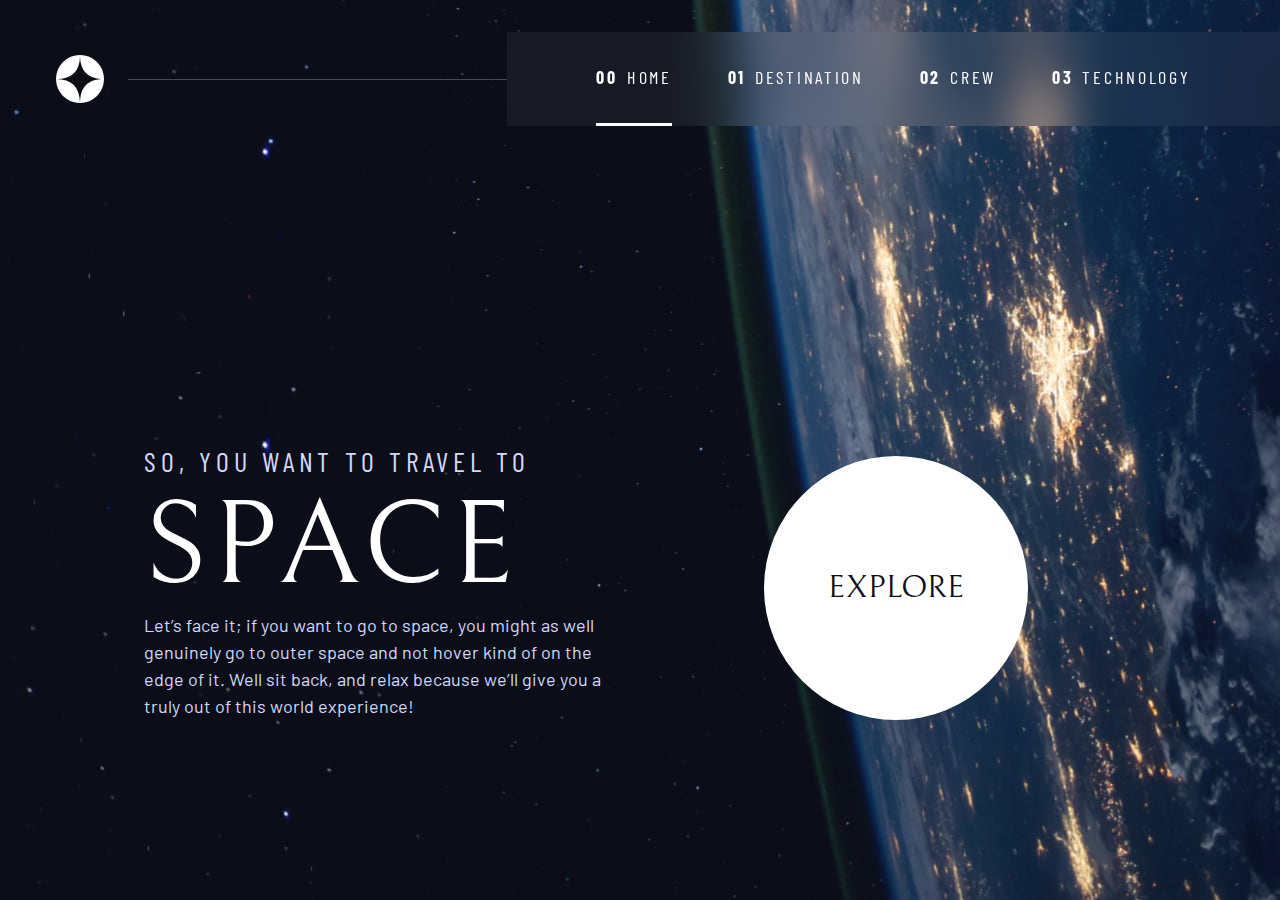
<file: index.html>
<!DOCTYPE html>
<html lang="en">

<head>
  <meta charset="UTF-8">
  <meta name="viewport" content="width=device-width, initial-scale=1.0">
  <title>Frontend Mentor | Space tourism website</title>

  <link rel="icon" type="image/png" sizes="32x32" href="./assets/favicon-32x32.png">

  <!-- Google fonts -->
  <link rel="preconnect" href="https://fonts.googleapis.com">
  <link rel="preconnect" href="https://fonts.gstatic.com" crossorigin>
  <link
    href="https://fonts.googleapis.com/css2?family=Barlow+Condensed:wght@400;700&family=Bellefair&family=Barlow:wght@400;700&display=swap"
    rel="stylesheet">
  <link rel="stylesheet" href="index.css">
  <script type="module" src="index.js" defer></script>
  <script type="module" src="tabs.js" defer></script>
</head>

<body class="home">
  <a class="skip-to-content" href="#main">Skip to content</a>
  <header class="primary-header flex">
    <div>
      <img src="assets/shared/logo.svg" alt="space tourism logo" class="logo">
    </div>
    <button class="mobile-nav-toggle" aria-controls="primary-navigation"><span class="sr-only"
      aria-expanded="false">Menu</span></button>
  <nav>
    <ul id="primary-navigation" data-visible="false" class="primary-navigation underline-indicators flex">
      <li class="active"><a class="ff-sans-cond uppercase text-white letter-spacing-2" href="index.html"><span
            aria-hidden="true">00</span>Home</a>
      <li><a class="ff-sans-cond uppercase text-white letter-spacing-2" href="destination.html"><span
            aria-hidden="true">01</span>Destination</a>
      <li><a class="ff-sans-cond uppercase text-white letter-spacing-2" href="crew.html"><span
            aria-hidden="true">02</span>Crew</a>
      <li><a class="ff-sans-cond uppercase text-white letter-spacing-2" href="technology.html"><span
            aria-hidden="true">03</span>Technology</a>
    </ul>
  </nav>
  </header>
  <main id="main" class="grid-container grid-container--home">
    <div>
      <h1 class="uppercase fs-500 ff-sans-cond text-accent letter-spacing-1">So, you want to travel to
        <span class="fs-900 ff-serif text-white d-block">Space</span>
      </h1>
      <p class="ff-sans-normal text-accent">Let’s face it; if you want to go to space, you might as well genuinely go to
        outer space and not hover kind of on the edge of it. Well sit back, and relax
        because we’ll give you a truly out of this world experience!</p>
    </div>
    <div>
      <a href="destination.html" class="large-button uppercase ff-serif text-dark bg-white">Explore</a>
    </div>
  </main>
</body>

</html>
</file>
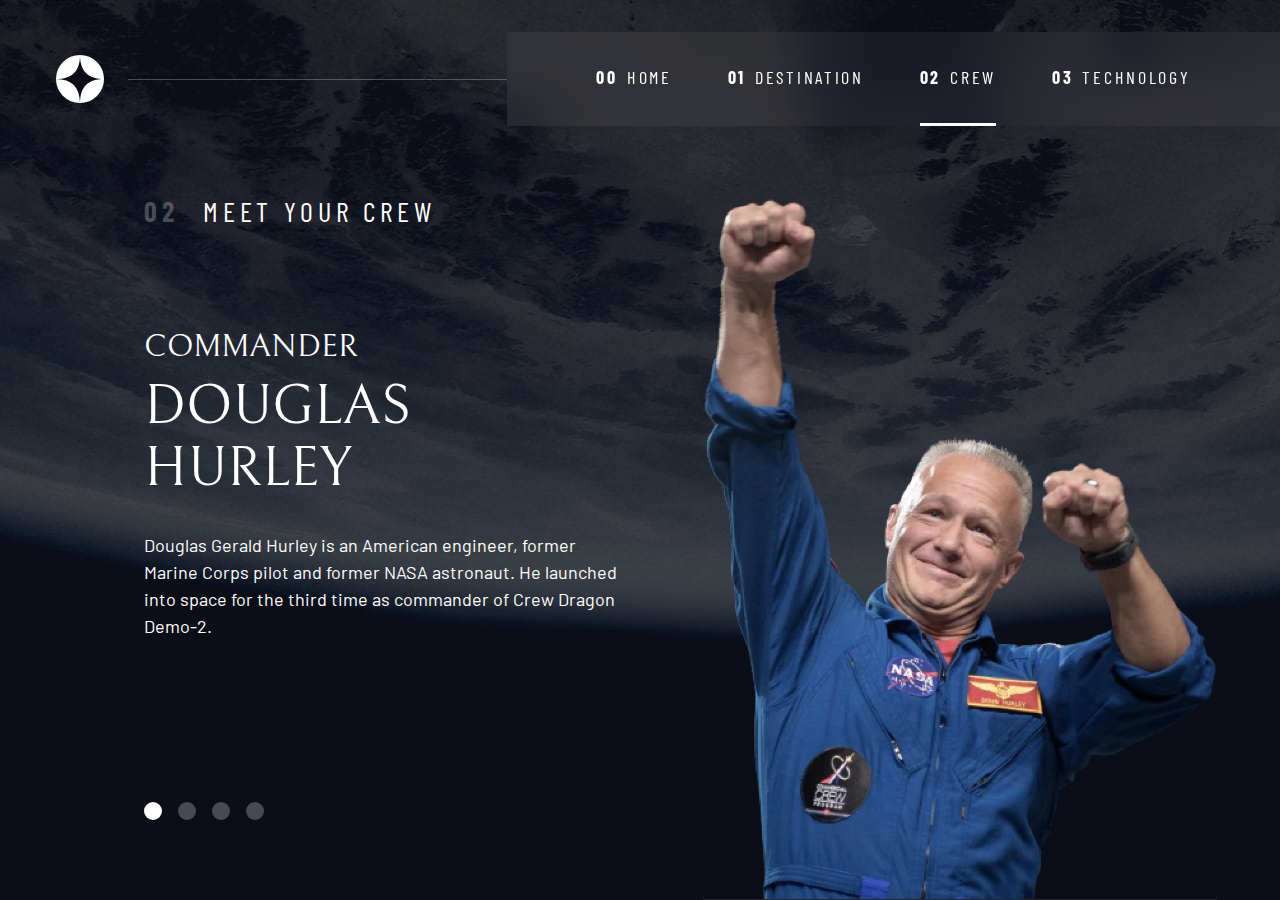
<file: crew.html>
<!DOCTYPE html>
<html lang="en">

<head>
  <meta charset="UTF-8">
  <meta name="viewport" content="width=device-width, initial-scale=1.0">

  <link rel="icon" type="image/png" sizes="32x32" href="./assets/favicon-32x32.png">
  <!-- Google fonts -->
  <link rel="preconnect" href="https://fonts.googleapis.com">
  <link rel="preconnect" href="https://fonts.gstatic.com" crossorigin>
  <link
    href="https://fonts.googleapis.com/css2?family=Barlow+Condensed:wght@400;700&family=Bellefair&family=Barlow:wght@400;700&display=swap"
    rel="stylesheet">

  <!-- Our custom CSS -->
  <link rel="stylesheet" href="index.css">
  <title>Frontend Mentor | Space tourism website</title>

  <script type="module" src="index.js" defer></script>
</head>

<body class="crew">
  <a class="skip-to-content" href="#main">Skip to content</a>
  <header class="primary-header flex">
    <div>
      <img src="./assets/shared/logo.svg" alt="space tourism logo" class="logo">
    </div>
    <button class="mobile-nav-toggle" aria-controls="primary-navigation"><span class="sr-only"
        aria-expanded="false">Menu</span></button>
    <nav>
      <ul id="primary-navigation" data-visible="false" class="primary-navigation underline-indicators flex">
        <li><a class="ff-sans-cond uppercase text-white letter-spacing-2" href="index.html"><span
              aria-hidden="true">00</span>Home</a>
        <li><a class="ff-sans-cond uppercase text-white letter-spacing-2" href="destination.html"><span
              aria-hidden="true">01</span>Destination</a>
        <li class="active"><a class="ff-sans-cond uppercase text-white letter-spacing-2" href="crew.html"><span
              aria-hidden="true">02</span>Crew</a>
        <li><a class="ff-sans-cond uppercase text-white letter-spacing-2" href="technology.html"><span
              aria-hidden="true">03</span>Technology</a>
      </ul>
    </nav>
  </header>

  <main id="main" class="grid-container grid-container--crew flow">
    <h1 class="numbered-title"><span aria-hidden="true">02</span> Meet your crew</h1>
    <div class="dot-indicators flex">
      <button aria-selected="true"><span class="sr-only">The commander</span></button>
      <button aria-selected="false"><span class="sr-only">The mission specialist</span></button>
      <button aria-selected="false"><span class="sr-only">The pilot</span></button>
      <button aria-selected="false"><span class="sr-only">The flight engineer</span></button>
    </div>
    <article class="crew-details flow">
      <header class="flow flow--space-small">
        <h2 class="fs-600 ff-serif uppercase">Commander</h2>
        <p class="fs-700 uppercase ff-serif">Douglas Hurley</p>
      </header>
      <p>Douglas Gerald Hurley is an American engineer, former Marine Corps pilot
        and former NASA astronaut. He launched into space for the third time as
        commander of Crew Dragon Demo-2.</p>
    </article>
    <picture>
      <source srcset="assets/crew/image-douglas-hurley.webp" type="image/webp">
      <img src="assets/crew/image-douglas-hurley.png" alt="Douglas Hurley">
    </picture>
    <picture style="display: none;">
      <source srcset="assets/crew/image-mark-shuttleworth.webp" type="image/webp">
      <img src="assets/crew/image-mark-shuttleworth.png" alt="Mark Shuttleworth">
    </picture>
    <picture style="display: none;">
      <source srcset="assets/crew/image-victor-glover.webp" type="image/webp">
      <img src="assets/crew/image-victor-glover.png" alt="Victor Glover">
    </picture>
    <picture style="display: none;">
      <source srcset="assets/crew/image-anousheh-ansari.webp" type="image/webp">
      <img src="assets/crew/image-anousheh-ansari.png" alt="Anousheh Ansari">
    </picture>
  </main>
</body>

</html>
</file>
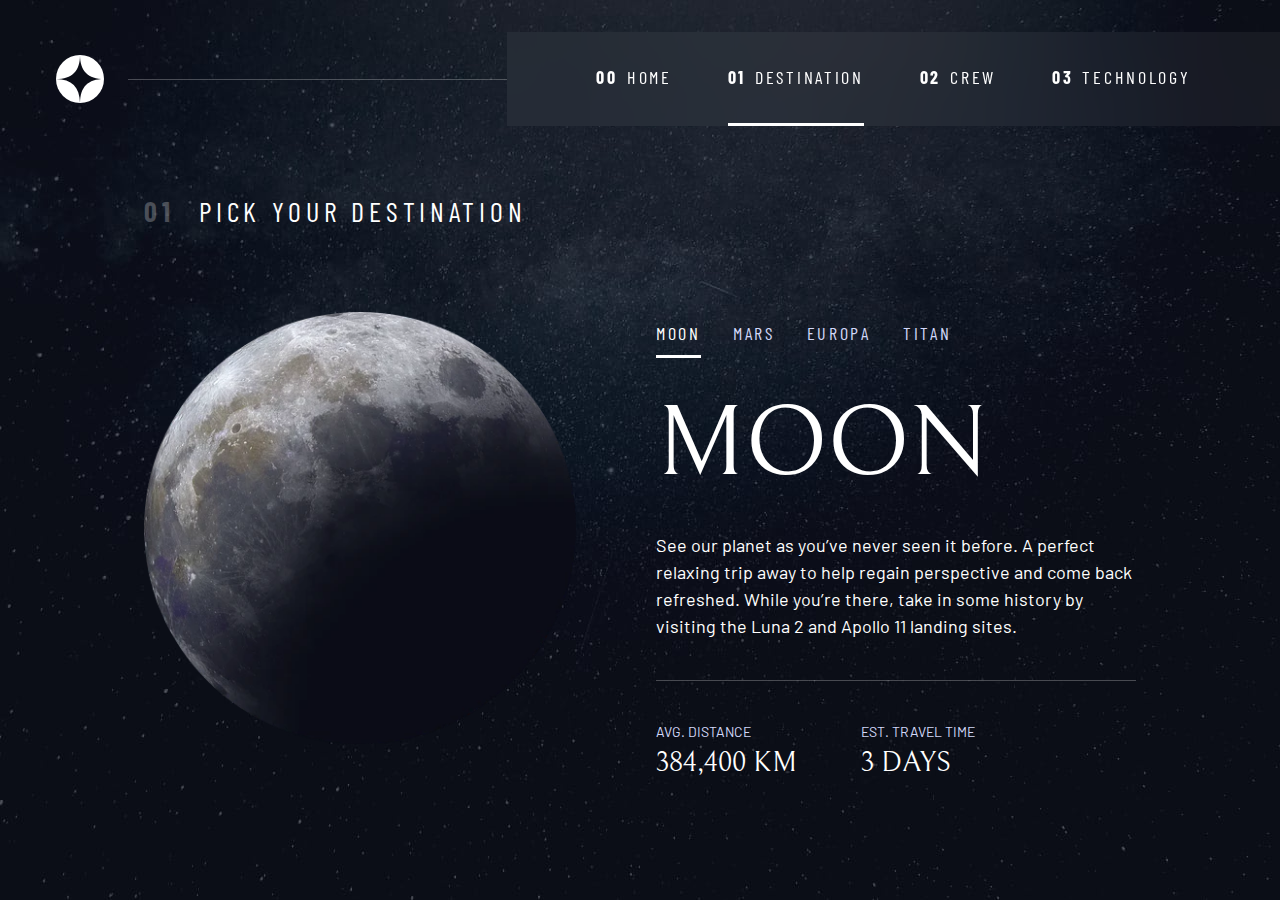
<file: destination.html>
<!DOCTYPE html>
<html lang="en">

<head>
  <meta charset="UTF-8">
  <meta name="viewport" content="width=device-width, initial-scale=1.0">
  <title>Frontend Mentor | Space tourism website</title>

  <link rel="icon" type="image/png" sizes="32x32" href="./assets/favicon-32x32.png">

  <!-- Google fonts -->
  <link rel="preconnect" href="https://fonts.googleapis.com">
  <link rel="preconnect" href="https://fonts.gstatic.com" crossorigin>
  <link
    href="https://fonts.googleapis.com/css2?family=Barlow+Condensed:wght@400;700&family=Bellefair&family=Barlow:wght@400;700&display=swap"
    rel="stylesheet">
  <link rel="stylesheet" href="index.css">
  <script type="module" src="index.js" defer></script>
  <script type="module" src="tabs.js" defer></script>
</head>

<body class="destination">
  <a class="skip-to-content" href="#main">Skip to content</a>
  <header class="primary-header flex">
    <div>
      <img src="assets/shared/logo.svg" alt="space tourism logo" class="logo">
    </div>
    <nav>
      <button class="mobile-nav-toggle" aria-controls="primary-navigation"><span class="sr-only"
          aria-expanded="false">Menu</span></button>
      <ul id="primary-navigation" data-visible="false" class="primary-navigation underline-indicators flex">
        <li><a class="ff-sans-cond uppercase text-white letter-spacing-2" href="index.html"><span
              aria-hidden="true">00</span>Home</a>
        <li class="active"><a class="ff-sans-cond uppercase text-white letter-spacing-2" href="destination.html"><span
              aria-hidden="true">01</span>Destination</a>
        <li><a class="ff-sans-cond uppercase text-white letter-spacing-2" href="crew.html"><span
              aria-hidden="true">02</span>Crew</a>
        <li><a class="ff-sans-cond uppercase text-white letter-spacing-2" href="technology.html"><span
              aria-hidden="true">03</span>Technology</a>
      </ul>
    </nav>
  </header>
  <main id="main" class="grid-container grid-container--destination flow">
    <h1 class="numbered-title"><span aria-hidden="true">01</span> Pick your destination</h1>
    <picture class="destination-image moon">
      <source srcset="assets/destination/image-moon.webp" type="image/webp">
      <img src="assets/destination/image-moon.png" alt="the moon">
    </picture>
    <picture class="destination-image mars" style="display: none;">
      <source srcset="assets/destination/image-mars.webp" type="image/webp">
      <img src="assets/destination/image-mars.png" alt="the planet mars">
    </picture>
    <picture class="destination-image europa" style="display: none;">
      <source srcset="assets/destination/image-europa.webp" type="image/webp">
      <img src="assets/destination/image-europa.png" alt="the planet europa">
    </picture>
    <picture class="destination-image titan" style="display: none;">
      <source srcset="assets/destination/image-titan.webp" type="image/webp">
      <img src="assets/destination/image-titan.png" alt="the moon titan">
    </picture>
    <div class="tab-list underline-indicators flex" role="tablist" >
      <button aria-selected="true" aria-controls="moon-tab" role="tab" tabindex="0"class="uppercase ff-sans-cond text-accent letter-spacing-2">Moon</button>
      <button aria-selected="false" aria-controls="mars-tab" role="tab" tabindex="-1"class="uppercase ff-sans-cond text-accent letter-spacing-2">Mars</button>
      <button aria-selected="false" aria-controls="europa-tab" role="tab" tabindex="-1"class="uppercase ff-sans-cond text-accent letter-spacing-2">Europa</button>
      <button aria-selected="false" aria-controls="titan-tab" role="tab" tabindex="-1"class="uppercase ff-sans-cond text-accent letter-spacing-2">Titan</button>
    </div>
    <article class="destination-info flow">
      <h2 class="fs-800 uppercase ff-serif">Moon</h2>
      <p>See our planet as you’ve never seen it before. A perfect relaxing trip away to help
        regain perspective and come back refreshed. While you’re there, take in some history
        by visiting the Luna 2 and Apollo 11 landing sites.</p>
      <div class="flex destination-meta">
        <div>
          <h3 class="text-accent fs-200 uppercase">Avg. distance</h3>
          <p class="fs-500 ff-serif uppercase destination--distance">384,400 km</p>
        </div>
        <div>
          <h3 class="text-accent fs-200 uppercase">Est. travel time</h3>
          <p class="fs-500 ff-serif uppercase destination--time">3 days</p>
        </div>
      </div>
    </article>
  </main>
</body>

</html>
</file>
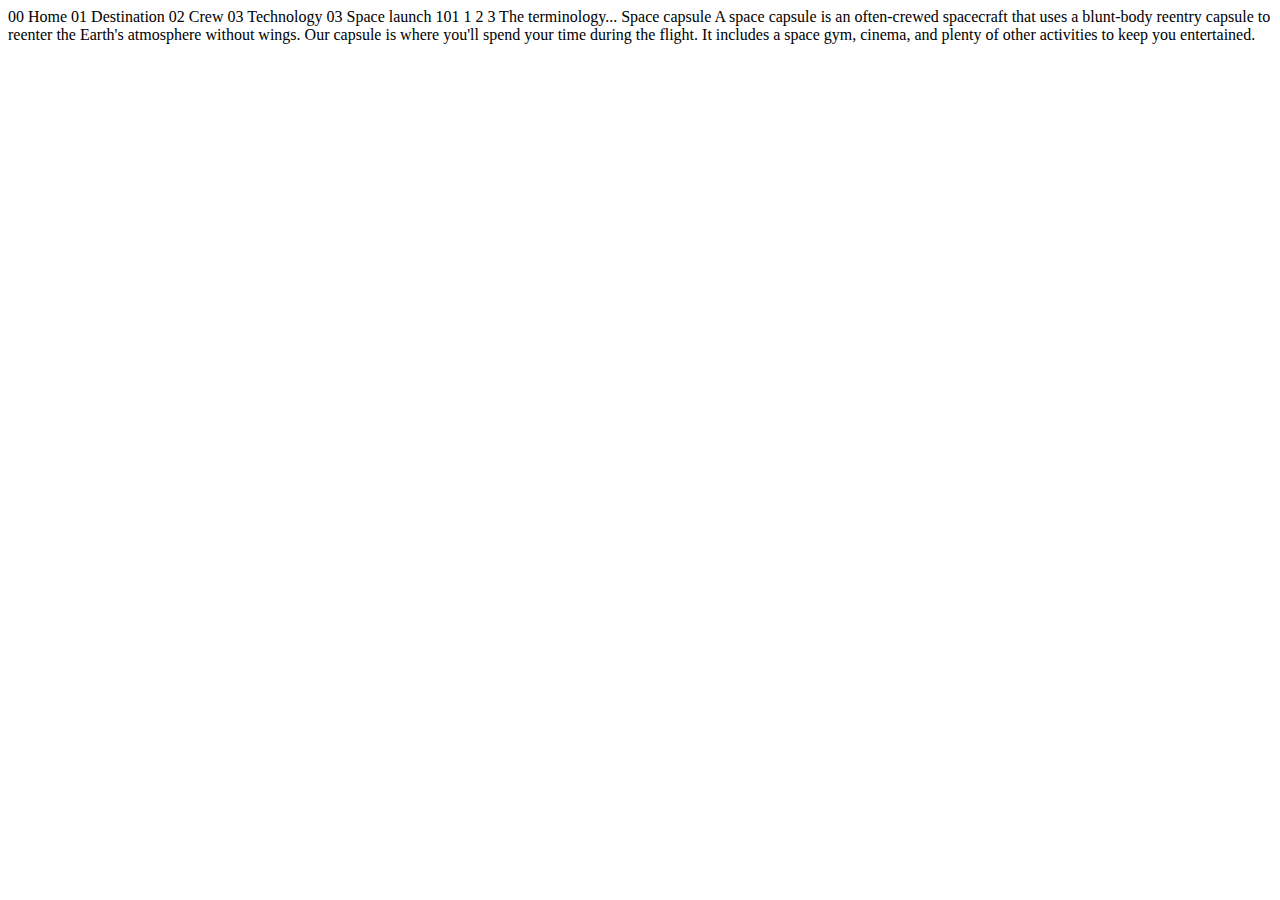
<file: technology-capsule.html>
<!DOCTYPE html>
<html lang="en">
<head>
  <meta charset="UTF-8">
  <meta name="viewport" content="width=device-width, initial-scale=1.0">

  <link rel="icon" type="image/png" sizes="32x32" href="./assets/favicon-32x32.png">
  
  <title>Frontend Mentor | Space tourism website</title>
</head>
<body>

  00 Home
  01 Destination
  02 Crew
  03 Technology

  03 Space launch 101

  1
  2
  3

  The terminology...
  Space capsule

  A space capsule is an often-crewed spacecraft that uses a blunt-body reentry 
  capsule to reenter the Earth's atmosphere without wings. Our capsule is where 
  you'll spend your time during the flight. It includes a space gym, cinema, 
  and plenty of other activities to keep you entertained.
</body>
</html>
</file>
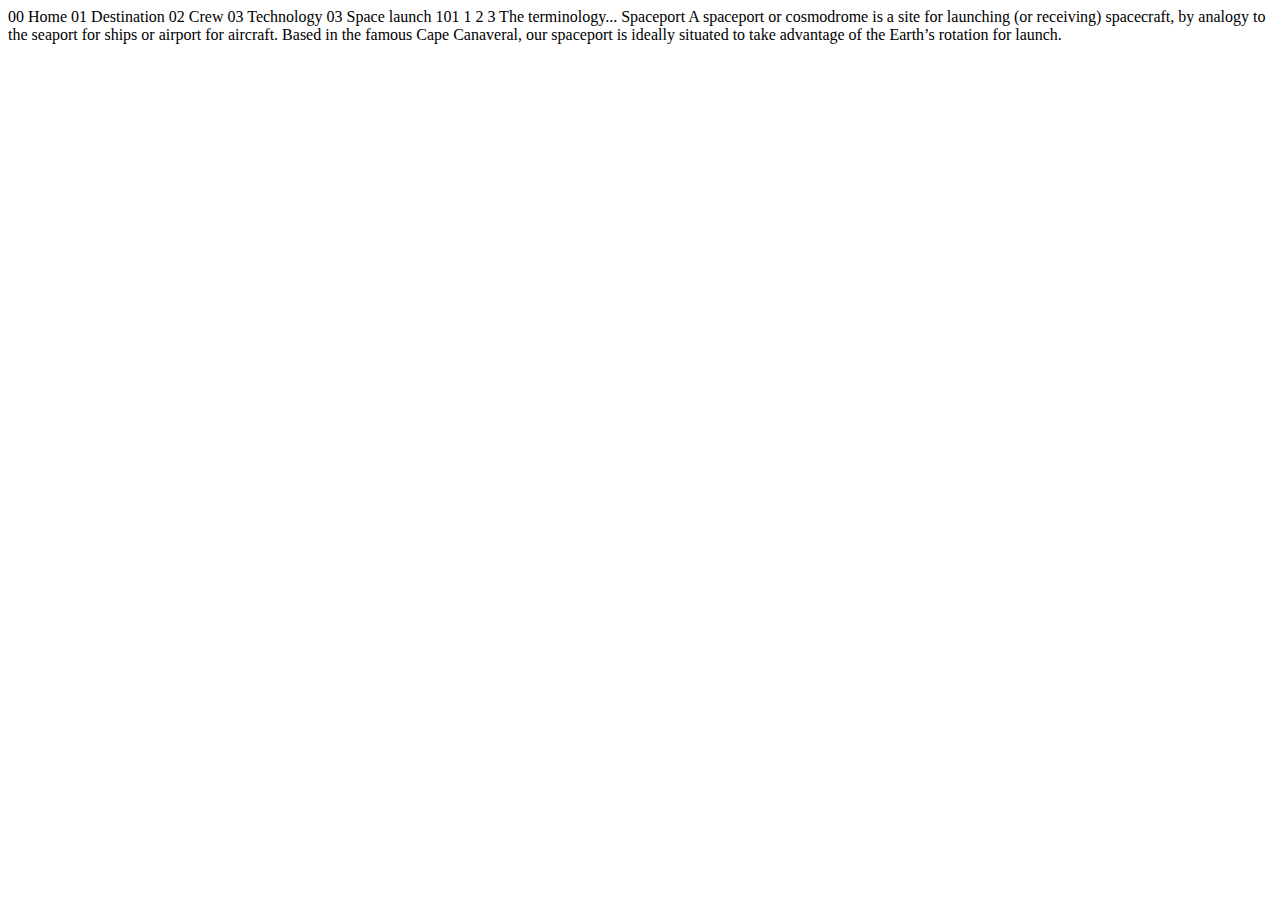
<file: technology-spaceport.html>
<!DOCTYPE html>
<html lang="en">
<head>
  <meta charset="UTF-8">
  <meta name="viewport" content="width=device-width, initial-scale=1.0">

  <link rel="icon" type="image/png" sizes="32x32" href="./assets/favicon-32x32.png">
  
  <title>Frontend Mentor | Space tourism website</title>
</head>
<body>

  00 Home
  01 Destination
  02 Crew
  03 Technology

  03 Space launch 101

  1
  2
  3

  The terminology...
  Spaceport

  A spaceport or cosmodrome is a site for launching (or receiving) spacecraft, 
  by analogy to the seaport for ships or airport for aircraft. Based in the 
  famous Cape Canaveral, our spaceport is ideally situated to take advantage 
  of the Earth’s rotation for launch.
</body>
</html>
</file>
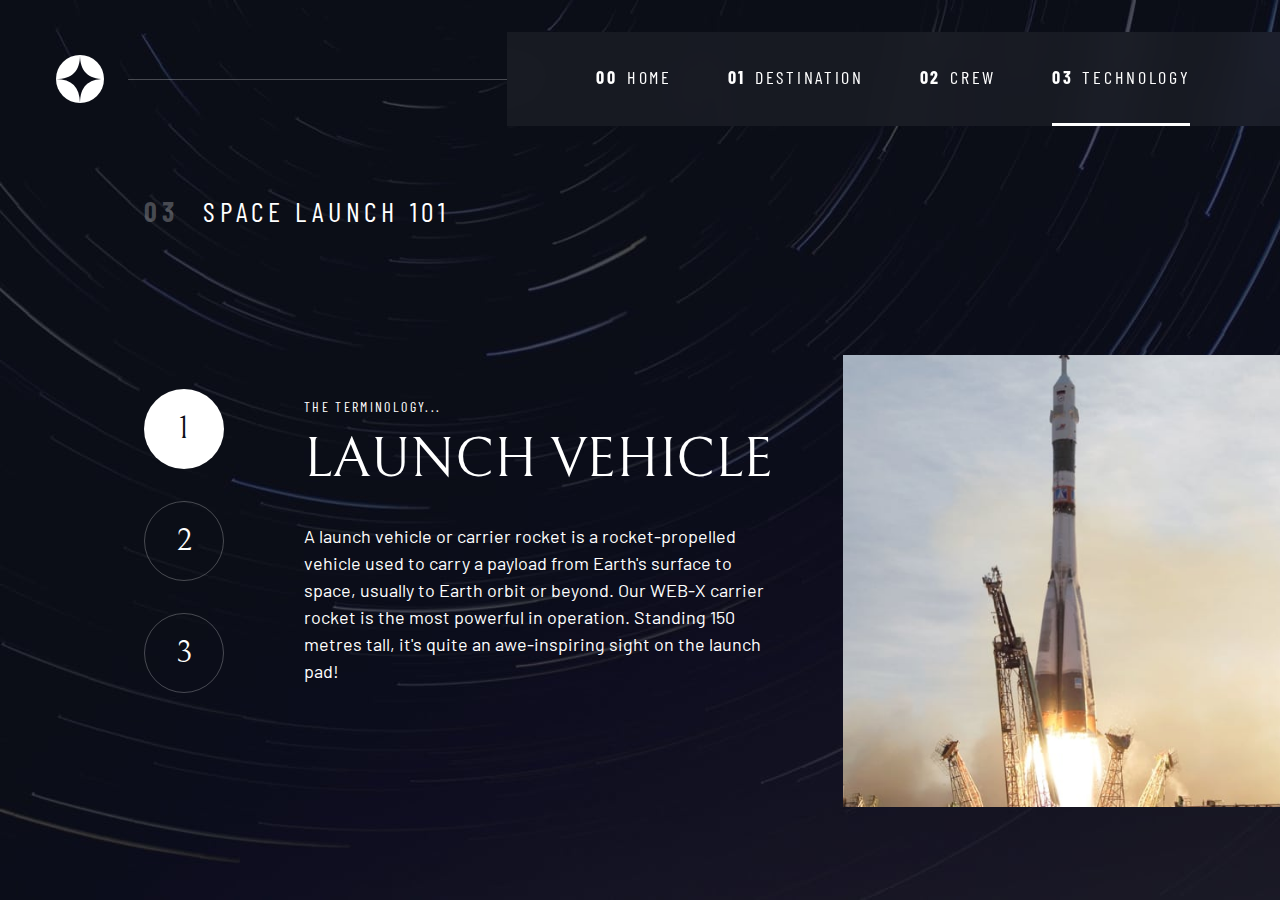
<file: technology.html>
<!DOCTYPE html>
<html lang="en">

<head>
  <meta charset="UTF-8">
  <meta name="viewport" content="width=device-width, initial-scale=1.0">
  <title>Frontend Mentor | Space tourism website</title>

  <link rel="icon" type="image/png" sizes="32x32" href="./assets/favicon-32x32.png">

  <!-- Google fonts -->
  <link rel="preconnect" href="https://fonts.googleapis.com">
  <link rel="preconnect" href="https://fonts.gstatic.com" crossorigin>
  <link
    href="https://fonts.googleapis.com/css2?family=Barlow+Condensed:wght@400;700&family=Bellefair&family=Barlow:wght@400;700&display=swap"
    rel="stylesheet">
  <link rel="stylesheet" href="index.css">
  <script type="module" src="index.js" defer></script>
  <script type="module" src="tabs.js" defer></script>
</head>

<body class="technology">
  <a class="skip-to-content" href="#main">Skip to content</a>
  <header class="primary-header flex">
    <div>
      <img src="assets/shared/logo.svg" alt="space tourism logo" class="logo">
    </div>
    <nav>
      <button class="mobile-nav-toggle" aria-controls="primary-navigation"><span class="sr-only"
          aria-expanded="false">Menu</span></button>
      <ul id="primary-navigation" data-visible="false" class="primary-navigation underline-indicators flex">
        <li><a class="ff-sans-cond uppercase text-white letter-spacing-2" href="index.html"><span
              aria-hidden="true">00</span>Home</a>
        <li><a class="ff-sans-cond uppercase text-white letter-spacing-2" href="destination.html"><span
              aria-hidden="true">01</span>Destination</a>
        <li><a class="ff-sans-cond uppercase text-white letter-spacing-2" href="crew.html"><span
              aria-hidden="true">02</span>Crew</a>
        <li class="active"><a class="ff-sans-cond uppercase text-white letter-spacing-2" href="technology.html"><span
              aria-hidden="true">03</span>Technology</a>
      </ul>
    </nav>
  </header>
  <main id="main" class="grid-container grid-container--technology flow">
    <h1 class="numbered-title"><span aria-hidden="true">03</span> Space launch 101</h1>

    <div class="number-indicators flex">
      <button aria-selected="true" class="ff-serif fs-600">1</button>
      <button aria-selected="false" class="ff-serif fs-600">2</button>
      <button aria-selected="false" class="ff-serif fs-600">3</button>
    </div>
    <article class="technology-details flow">
      <header class="flow flow--space-small">
        <h2 class="fs-200 uppercase ff-sans-cond letter-spacing-3">The terminology...</h2>
        <p class="fs-700 uppercase ff-serif">LAUNCH VEHICLE</p>
      </header>
      <p> A launch vehicle or carrier rocket is a rocket-propelled vehicle used to carry a
        payload from Earth's surface to space, usually to Earth orbit or beyond. Our
        WEB-X carrier rocket is the most powerful in operation. Standing 150 metres tall,
        it's quite an awe-inspiring sight on the launch pad!</p>
    </article>
    <picture>
      <source media="(min-width: 45em)" srcset="assets/technology/image-launch-vehicle-portrait.jpg">
      <img src="assets/technology/image-launch-vehicle-landscape.jpg" alt="Flowers">
    </picture>
    <picture style="display: none;">
      <source media="(min-width: 45em)" srcset="assets/technology/image-spaceport-portrait.jpg">
      <img src="assets/technology/image-spaceport-landscape.jpg" alt="Flowers">
    </picture>
    <picture style="display: none;">
      <source media="(min-width: 45em)" srcset="assets/technology/image-space-capsule-portrait.jpg">
      <img src="assets/technology/image-space-capsule-landscape.jpg" alt="Flowers">
    </picture>
  </main>
</body>

</html>
</file>
<file: index.css>
/* ----------------------------------------------------------- */
/* RESET                                                       */
/* ----------------------------------------------------------- */

/* Box sizing rules */
*,
*::before,
*::after {
    box-sizing: border-box;
}

/* Remove default margin */
body,
h1,
h2,
h3,
h4,
p,
figure,
blockquote,
dl,
dd {
    margin: 0;
}

h1,
h2,
h3,
h4,
h5,
h6,
p {
    font-weight: 400;
}

/* Remove list styles on ul, ol elements with a list role, which suggests default styling will be removed */
ul[role='list'],
ol[role='list'] {
    list-style: none;
}

/* Set core root defaults */
html:focus-within {
    scroll-behavior: smooth;
}

/* Set core body defaults */
body {
    font-family: var(--ff-sans-normal);
    font-size: var(--fs-400);
    color: hsl(var(--clr-white));
    background-color: hsl(var(--clr-dark));
    line-height: 1.5;
    min-height: 100vh;
    text-rendering: optimizeSpeed;

    overflow-x: hidden;
    display: grid;
    grid-template-rows: min-content 1fr;
}

/* A elements that don't have a class get default styles */
a:not([class]) {
    text-decoration-skip-ink: auto;
}

/* Make images easier to work with */
img,
picture {
    max-width: 100%;
    display: block;
}

/* Inherit fonts for inputs and buttons */
input,
button,
textarea,
select {
    font: inherit;
}

/* Remove all animations, transitions and smooth scroll for people that prefer not to see them */
@media (prefers-reduced-motion: reduce) {
    html:focus-within {
        scroll-behavior: auto;
    }

    *,
    *::before,
    *::after {
        animation-duration: 0.01ms !important;
        animation-iteration-count: 1 !important;
        transition-duration: 0.01ms !important;
        scroll-behavior: auto !important;
    }
}


/* ----------------------------------------------------------- */
/* CUSTOM PROPERTIES                                           */
/* ----------------------------------------------------------- */


:root {

    /* colors */

    --clr-dark: 230 35% 7%;
    --clr-light: 231 77% 90%;
    --clr-white: 0 0% 100%;

    /* font-sizes */

    --fs-900: clamp(5rem, 8vw + 1rem, 9.375rem);
    --fs-800: 3.5rem;
    --fs-700: 1.5rem;
    --fs-600: 1rem;
    --fs-500: 1rem;
    --fs-400: 0.9375rem;
    --fs-300: 1rem;
    --fs-200: 0.875rem;

    /* font-families */

    --ff-serif: "Bellefair", serif;
    --ff-sans-cond: "Barlow Condensed", sans-serif;
    --ff-sans-normal: "Barlow", sans-serif;
}

@media (min-width: 35em) {
    :root {
        --fs-800: 5rem;
        --fs-700: 2.5rem;
        --fs-500: 1.25rem;
        --fs-600: 1.5rem;
        --fs-400: 1rem;
    }
}

@media (min-width: 45em) {
    :root {
        /* font-sizes */
        --fs-800: 6.25rem;
        --fs-700: 3.5rem;
        --fs-500: 1.75rem;
        --fs-600: 2rem;
        --fs-400: 1.125rem;
    }
}


/* ----------------------------------------------------------- */
/* UTILITY CLASSES                                             */
/* ----------------------------------------------------------- */

/* general */

.flex {
    display: flex;
    gap: var(--gap, 1rem);
}

.grid {
    display: grid;
    gap: var(--gap, 1rem);
}

.d-block {
    display: block;
}

.flow>*+* {
    margin-top: var(--flow-space, 1rem);
}

.flow--space-small {
    --flow-space: 0.75rem
}

.container {
    padding-inline: 2em;
    margin-inline: auto;
    max-width: 80rem;
}

.sr-only {
    position: absolute;
    width: 1px;
    height: 1px;
    padding: 0;
    margin: -1px;
    overflow: hidden;
    clip: rect(0, 0, 0, 0);
    white-space: nowrap;
    /* added line */
    border: 0;
}

.skip-to-content {
    position: absolute;
    z-index: 9999;
    background: hsl(var(--clr-white));
    color: hsl(var(--clr-dark));
    padding: .5em 1em;
    margin-inline: auto;
    transform: translateY(-100%);
    transition: transform 250ms ease-in;
}

.skip-to-content:focus {
    transform: translateY(0);
}

/* colors */

.bg-dark {
    background-color: hsl(var(--clr-dark));
}

.bg-accent {
    background-color: hsl(var(--clr-light));
}

.bg-white {
    background-color: hsl(var(--clr-white));
}

.text-dark {
    color: hsl(var(--clr-dark));
}

.text-accent {
    color: hsl(var(--clr-light));
}

.text-white {
    color: hsl(var(--clr-white));
}

/* typography */

.ff-serif {
    font-family: var(--ff-serif);
}

.ff-sans-cond {
    font-family: var(--ff-sans-cond);
}

.ff-sans-normal {
    font-family: var(--ff-sans-normal);
}

.letter-spacing-1 {
    letter-spacing: 4.75px;
}

.letter-spacing-2 {
    letter-spacing: 2.7px;
}

.letter-spacing-3 {
    letter-spacing: 2.35px;
}

.uppercase {
    text-transform: uppercase;
}

.fs-900 {
    font-size: var(--fs-900);
}

.fs-800 {
    font-size: var(--fs-800);
}

.fs-700 {
    font-size: var(--fs-700);
}

.fs-600 {
    font-size: var(--fs-600);
}

.fs-500 {
    font-size: var(--fs-500);
}

.fs-400 {
    font-size: var(--fs-400);
}

.fs-300 {
    font-size: var(--fs-300);
}

.fs-200 {
    font-size: var(--fs-200);
}


.fs-900,
.fs-800,
.fs-700,
.fs-600 {
    line-height: 1.1;
}

.numbered-title {
    font-family: var(--ff-sans-cond);
    font-size: var(--fs-500);
    text-transform: uppercase;
    letter-spacing: 4.72px;
}

.numbered-title span {
    margin-right: .5em;
    font-weight: 700;
    color: hsl(var(--clr-white) / .25)
}


/* ----------------------------------------------------------- */
/* COMPONENTS                                                  */
/* ----------------------------------------------------------- */

.large-button {
    font-size: 2rem;
    position: relative;
    display: inline-grid;
    z-index: 1;
    place-items: center;
    padding: 0 2em;
    border-radius: 50%;
    aspect-ratio: 1;
    text-decoration: none;
}

.large-button::after {
    content: '';
    position: absolute;
    z-index: -1;
    width: 100%;
    height: 100%;
    background: hsl(var(--clr-white) / .15);
    border-radius: 50%;
    opacity: 0;
    transition: opacity 500ms linear, transform 750ms ease-in-out;
}

.large-button:hover::after,
.large-button:focus::after {
    opacity: 1;
    transform: scale(1.5);
}

/* primary-header */

.logo {
    margin: 1.5rem clamp(1.5rem, 5vw, 3.5rem);
}

.primary-header {
    justify-content: space-between;
    align-items: center;
}


.primary-navigation {
    --gap: clamp(1.5rem, 5vw, 3.5rem);
    --underline-gap: 2rem;
    list-style: none;
    padding: 0;
    margin: 0;
    background: hsl(var(--clr-dark) / 0.95);
}

.primary-navigation a {
    text-decoration: none;
}

.primary-navigation a>span {
    font-weight: 700;
    margin-right: .5em;
}

.mobile-nav-toggle {
    display: none;
}

@supports (backdrop-filter: blur(1.5rem)) {
    .primary-navigation {
        background: hsl(var(--clr-white) / 0.05);
        backdrop-filter: blur(1.5rem);
    }
}


@media (max-width: 35rem) {
    .primary-navigation {
        --underline-gap: 0.5rem;
        position: fixed;
        z-index: 1000;
        inset: 0 0 0 30%;
        list-style: none;
        padding: min(20rem, 15vh) 2rem;
        margin: 0;
        flex-direction: column;
        transform: translateX(100%);
        transition: transform 500ms ease-in-out;
    }

    .primary-navigation.underline-indicators>.active {
        border: 0;
    }

    .primary-navigation[data-visible="true"] {
        transform: translateX(0);
    }


    .mobile-nav-toggle {
        display: block;
        position: absolute;
        z-index: 2000;
        right: 2rem;
        top: 2rem;
        background: transparent;
        background-image: url(./assets/shared/icon-hamburger.svg);
        background-repeat: no-repeat;
        width: 1.5rem;
        aspect-ratio: 1;
        border: 0;
        transition: background-image 200ms;
    }

    .mobile-nav-toggle[aria-expanded="true"] {
        background-image: url(./assets/shared/icon-close.svg);
    }

    .mobile-nav-toggle:focus-visible {
        outline: 2px solid hsl(var(--clr-light));
        outline-offset: 5px;
    }

}

@media (min-width: 35em) {
    .primary-navigation {
        padding-inline: clamp(3rem, 7vw, 7rem);
    }
}

@media (min-width: 35em) and (max-width: 44.999em) {
    .primary-navigation a>span {
        display: none;
    }
}

@media (min-width: 45em) {

    .primary-header::after {
        content: '';
        display: block;
        position: relative;
        height: 1px;
        width: 100%;
        margin-right: -3rem;
        background: hsl(var(--clr-white) / .25);
        order: 1;

    }

    nav {
        order: 2;
    }

    .primary-navigation {
        margin-block: 2rem;
    }
}

.underline-indicators>* {
    cursor: pointer;
    padding: var(--underline-gap, 0.5rem) 0;
    border: 0;
    border-bottom: .2rem solid hsl(var(--clr-white) / 0);
    background-color: transparent;
}

.underline-indicators>*:hover,
.underline-indicators>*:focus {
    border-color: hsl(var(--clr-white) / .5);
}

.underline-indicators>.active,
.underline-indicators>[aria-selected="true"] {
    color: hsl(var(--clr-white) / 1);
    border-color: hsl(var(--clr-white) / 1);
}

.tab-list {
    --gap: 2rem;
}

.dot-indicators>* {
    cursor: pointer;
    border: 0;
    border-radius: 50%;
    padding: .5em;
    background-color: hsl(var(--clr-white) / .25);
}

.dot-indicators>*:hover,
.dot-indicators>*:focus {
    background-color: hsl(var(--clr-white) / .5);
}

.dot-indicators>[aria-selected="true"] {
    background-color: hsl(var(--clr-white) / 1);
}

.number-indicators>* {
    cursor: pointer;
    border: 0.01em solid hsl(var(--clr-white) / 0.25);
    border-radius: 50%;
    background-color: hsl(var(--clr-white) / 0);
    aspect-ratio: 1;
    width: 2.5em;
    color: var(--clr-white);
}

.number-indicators>*:hover,
.number-indicators>*:focus {
    border: 0.01em solid hsl(var(--clr-white) / 1);
}

.number-indicators>[aria-selected="true"] {
    color: hsl(var(--clr-dark) / 1);
    background-color: hsl(var(--clr-white) / 1);
}

/* ----------------------------------------------------------- */
/* PAGE SPECIFIC BGI                                           */
/* ----------------------------------------------------------- */

body {
    background-size: cover;
    background-position: bottom center;

    scrollbar-gutter: stable;
}

/* home */

.home {
    background-image: url(assets/home/background-home-mobile.jpg);
}

@media (min-width: 35em) {
    .home {
        background-position: center center;
        background-image: url(assets/home/background-home-tablet.jpg);
    }
}

@media (min-width: 45em) {
    .home {
        background-image: url(assets/home/background-home-desktop.jpg);
    }
}

/* destination */

.destination {
    background-image: url(assets/destination/background-destination-mobile.jpg);
}

@media (min-width: 35em) {
    .destination {
        background-position: center center;
        background-image: url(assets/destination/background-destination-tablet.jpg);
    }
}

@media (min-width: 45em) {
    .destination {
        background-image: url(assets/destination/background-destination-desktop.jpg);
    }
}

/* crew */

.crew {
    background-position: top center;
    background-image: url(assets/crew/background-crew-mobile.jpg);
    background-size: cover;
}

@media (min-width: 35em) {
    .crew {
        background-image: url(assets/crew/background-crew-tablet.jpg);
    }
}

@media (min-width: 45em) {
    .crew {
        background-image: url(assets/crew/background-crew-desktop.jpg);
    }
}

/* technology */

.technology {
    background-position: top center;
    background-image: url(assets/technology/background-technology-mobile.jpg);
    background-size: cover;
}

@media (min-width: 35em) {
    .technology {
        background-image: url(assets/technology/background-technology-tablet.jpg);
    }
}

@media (min-width: 45em) {
    .technology {
        background-image: url(assets/technology/background-technology-desktop.jpg);
    }
}


/* ----------------------------------------------------------- */
/* LAYOUT                                                      */
/* ----------------------------------------------------------- */

.grid-container {
    padding-inline: 1rem;
    text-align: center;
    display: grid;
    place-items: center;
    padding-bottom: 3rem;
}

.grid-container p:not([class]) {
    max-width: 50ch;
}

.numbered-title {
    grid-area: title;
}

/* destination layout */

.grid-container--destination {
    --flow-space: 2rem;
    grid-template-areas:
        'title'
        'image'
        'tabs'
        'content';
    align-items: stretch;
}

.grid-container--destination>picture {
    grid-area: image;
    max-width: 60%;
    align-self: start;
}

.grid-container--destination>.tab-list {
    grid-area: tabs;
}

.grid-container--destination>.destination-info {
    grid-area: content;
}

.destination-meta {
    flex-direction: column;
    flex-wrap: wrap;
    border-top: 1px solid hsl(var(--clr-white) / .25);
    padding-top: 2.5rem;
    margin-top: 2.5rem;
}

.destination-meta>p {
    font-size: 1.7rem;
}

/* crew layout */

.grid-container--crew {
    --flow-space: 2rem;
    grid-template-areas:
        'title'
        'image'
        'tabs'
        'content';
    align-items: flex-start;
}

.grid-container--crew>picture {
    grid-area: image;
    max-width: 70%;
    border-bottom: 1px solid hsl(var(--clr-white) / .1);
}

.grid-container--crew>picture>img {
    object-fit: contain;
    object-position: center bottom;
    min-height: 40vh;
}

.grid-container--crew>.dot-indicators {
    grid-area: tabs;
}

.grid-container--crew>.crew-details {
    grid-area: content;
}

.crew-details>h2 {
    opacity: 0.5;
}

/* technology layout */

.grid-container--technology {
    --flow-space: 2rem;
    grid-template-areas:
        'title'
        'image'
        'tabs'
        'content';
    align-items: flex-start;
}

.grid-container--technology>picture {
    grid-area: image;
    margin-inline: -1.3rem;
    max-width: calc(100% + 2.6rem);
}

.grid-container--technology>.number-indicators {
    grid-area: tabs;
}

.technology-details{
    grid-area: content;
}

@media (min-width: 35em) {
    .numbered-title {
        justify-self: start;
        margin-top: 2rem;
    }


    .grid-container--destination>h1 {
        margin-bottom: 3rem;
    }

    .destination-meta {
        flex-direction: row;
        justify-content: space-evenly;
    }

    .grid-container--crew {
        grid-template-areas:
            'title'
            'content'
            'tabs'
            'image';
        padding-bottom: 0;
    }

    .grid-container--crew>picture {
        align-self: end;
    }
}

@media (min-width: 45em) {
    .grid-container {
        text-align: left;
        column-gap: var(--container-gap, 2rem);
        grid-template-columns: minmax(2rem, 1fr) repeat(2, minmax(0, 30rem)) minmax(2rem, 1fr);
    }

    .grid-container--home>*:first-child {
        grid-column: 2;
    }

    .grid-container--home>*:last-child {
        grid-column: 3;
    }

    .grid-container--home {
        padding-bottom: max(6rem, 20vh);
        align-items: end;
    }

    .grid-container--destination {
        justify-items: start;
        align-content: start;
        grid-template-areas:
            '. title title .'
            '. image tabs .'
            '. image content .';

    }

    .destination-meta {
        flex-direction: row;
        justify-content: start;
        --gap: min(5vw, 6rem);
    }


    .grid-container--destination>picture,
    .grid-container--crew>picture {
        max-width: 90%;
    }

    .grid-container--crew>picture {
        grid-column: span 2;
        align-self: end;
        max-width: 90%;
    }

    .grid-container--crew {
        grid-template-areas:
            '. title image .'
            '. content image .'
            '. tabs image .';
    }

    .grid-container--crew>.dot-indicators {
        justify-self: start;
        align-self: flex-end;
        margin-bottom: 5rem;
    }

    .grid-container--technology {
        grid-template-columns: minmax(2rem, 1fr)  5rem minmax(0, 30rem) minmax(0, 17rem) minmax(2rem, 1fr);
        column-gap: var(--container-gap, 5rem);
        grid-template-areas:
            '. title title title .'
            '. tabs content image image'
            '. tabs content image image';
    }

    .grid-container--technology>.number-indicators {
        flex-direction: column;
    }

    .grid-container--technology>.number-indicators {
        align-self: center;
        padding-bottom: 5rem;
        gap: 2rem;
    }

    .technology-details{
        align-self: center;
        padding-bottom: 5rem;
    }

    .grid-container--technology>picture {
        justify-self: end;
        align-self: center;
    }
}
</file>
